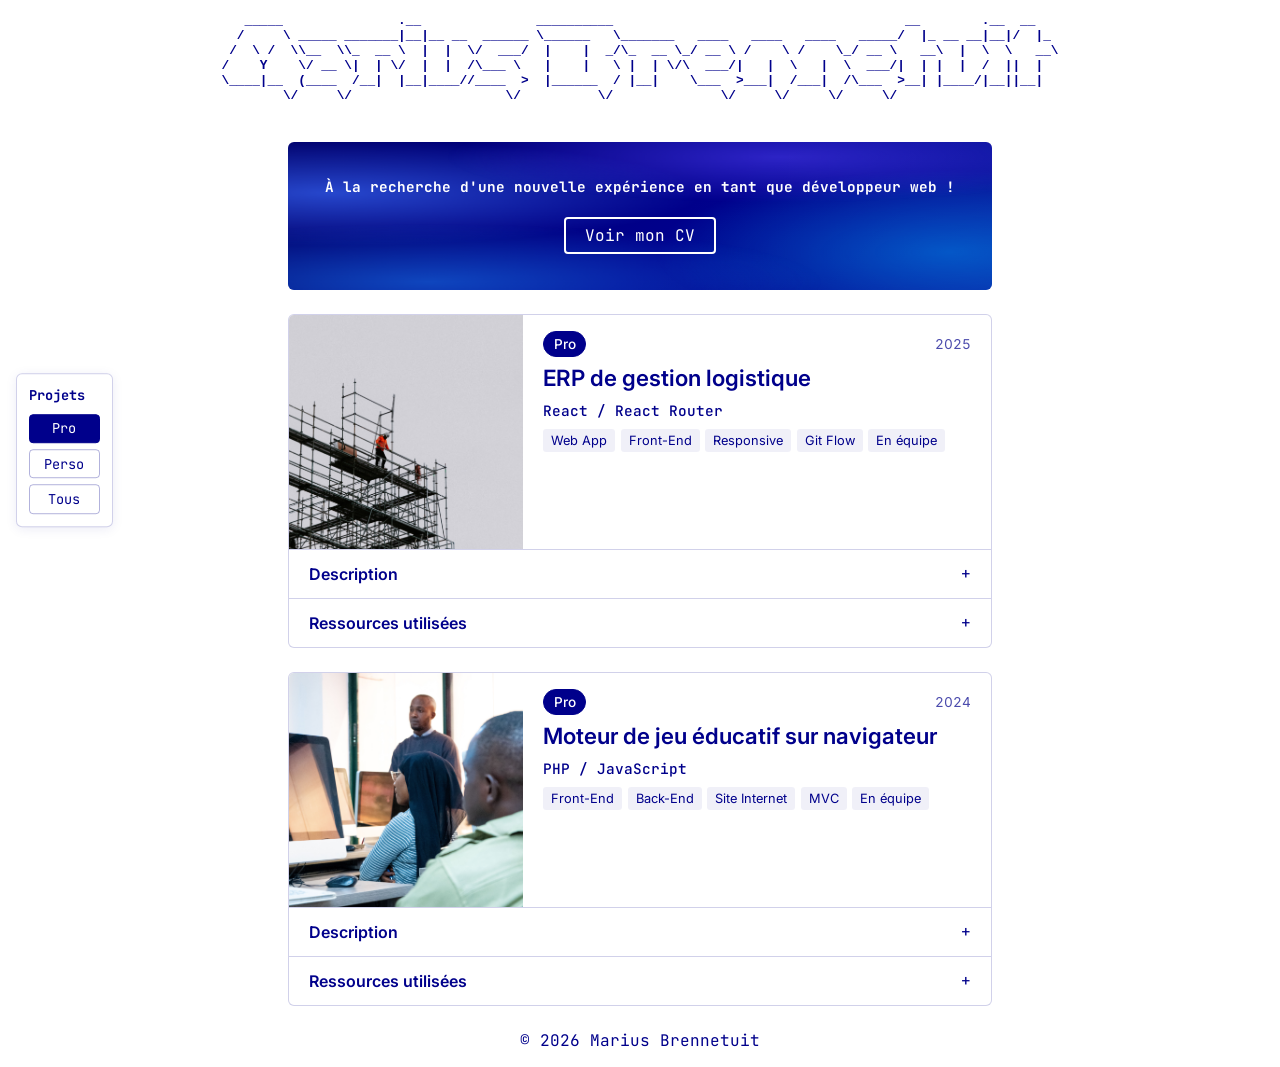
<file: index.html>
<!DOCTYPE html>
<html lang="fr">
  <head>
    <meta charset="UTF-8">
    <meta name="viewport" content="width=device-width, initial-scale=1.0">
    <title>Marius Brennetuit - Développeur Web</title>
    <meta name="description" content="Portfolio de Marius Brennetuit, développeur web">
    <link rel="preconnect" href="https://fonts.googleapis.com">
    <link rel="preconnect" href="https://fonts.gstatic.com" crossorigin>
    <link href="https://fonts.googleapis.com/css2?family=Fraunces:ital,opsz,wght@0,9..144,400;0,9..144,600;1,9..144,500&family=Inter:wght@400;500;600&family=JetBrains+Mono:wght@400;500&display=swap" rel="stylesheet">
    <link rel="stylesheet" href="style/style.css">
    <link rel="stylesheet" href="style/banner.css">
    <link rel="stylesheet" href="style/projectcard.css">
    <link rel="stylesheet" href="style/filters.css">
    <script type="module" src="script.js"></script>
  </head>
  <body>
    <aside class="filters" aria-label="Filtrer les projets">
      <p class="filters__title" id="filters-title">Projets</p>
      <div class="filters__options" id="project-filters" role="radiogroup" aria-labelledby="filters-title">
          <label class="filters__option"><input type="radio" name="category" value="pro" checked>Pro</label>
          <label class="filters__option"><input type="radio" name="category" value="perso">Perso</label>
          <label class="filters__option"><input type="radio" name="category" value="all">Tous</label>
      </div>
    </aside>
    <main>
      <section>
        <pre class="ascii-art">
   _____               .__               __________                                      __        .__  __   
  /     \ _____ _______|__|__ __  ______ \______   \_______   ____   ____   ____   _____/  |_ __ __|__|/  |_ 
 /  \ /  \\__  \\_  __ \  |  |  \/  ___/  |    |  _/\_  __ \_/ __ \ /    \ /    \_/ __ \   __\  |  \  \   __\
/    Y    \/ __ \|  | \/  |  |  /\___ \   |    |   \ |  | \/\  ___/|   |  \   |  \  ___/|  | |  |  /  ||  |  
\____|__  (____  /__|  |__|____//____  >  |______  / |__|    \___  >___|  /___|  /\___  >__| |____/|__||__|  
        \/     \/                    \/          \/              \/     \/     \/     \/                     
        </pre>

         <div class="banner">
          <h1>À la recherche d'une nouvelle expérience en tant que développeur web !</h1>
          <a class="banner__link" href="documents/CV_M.Brennetuit.pdf" target="_blank" rel="noopener">Voir mon CV</a>
        </div>
      </section>

      <div id="projects-list">
        <!-- Génération des project cards via le script.js -->
      </div>

      <footer class="footer">
        <p>© 2026 Marius Brennetuit</p>
      </footer>

    </main>

    <script src="script.js"></script>
  </body>
</html>
</file>
<file: style/style.css>
:root {
  --font-mono: "JetBrains Mono", ui-monospace, Menlo, Consolas, monospace;
  --content-width: 44rem;
}

*, *::before, *::after {
  box-sizing: border-box;
}

main {
  background-color: white;
  color: darkblue;
  text-align: center;
}

body {
  font-family: var(--font-mono);
}

.ascii-art {
  font-size: 0.8rem;
  white-space: pre;
  font-weight: bold;
  width: fit-content;
  max-width: 100%;
  margin-inline: auto;
  overflow-x: auto;
  text-align: left;
}

@media (prefers-reduced-motion: no-preference) {
  .project-card__details::details-content {
    block-size: 0;
    overflow: hidden;
    transition: block-size 0.25s ease, content-visibility 0.25s allow-discrete;
  }
  .project-card__details[open]::details-content {
    block-size: auto;
  }
  @supports (interpolate-size: allow-keywords) {
    :root { interpolate-size: allow-keywords; }
  }
}

@media (max-width: 480px) {
  .project-card__info { padding: 0.75rem; gap: 0.35rem; }
  .project-card__title { font-size: 1.1rem; }
  .project-card__keywords li { font-size: 0.75rem; }
  .project-card__details summary,
  .project-card__content { padding-left: 0.75rem; padding-right: 0.75rem; }
}
</file>
<file: style/banner.css>
.banner {
  position: relative;
  isolation: isolate;
  overflow: hidden;
  max-width: var(--content-width);
  margin: 1.5rem auto;
  padding: 2.25rem 1.5rem;
  color: white;
  background: linear-gradient(135deg, #00006b, darkblue 55%, #0a1a9e);
  border-radius: 6px;
}

.banner::before,
.banner::after {
  content: "";
  position: absolute;
  inset: -50%;
  z-index: -1;
  will-change: transform;
}

.banner::before {
  background:
    radial-gradient(ellipse 38% 26% at 28% 42%, rgb(60 110 255 / 0.65), transparent 70%),
    radial-gradient(ellipse 30% 40% at 72% 62%, rgb(0 170 255 / 0.45), transparent 70%);
  animation: banner-flow-a 11s ease-in-out infinite alternate;
}

.banner::after {
  background:
    radial-gradient(ellipse 34% 22% at 60% 30%, rgb(90 70 255 / 0.50), transparent 70%),
    radial-gradient(ellipse 40% 28% at 35% 72%, rgb(30 140 255 / 0.50), transparent 70%);
  animation: banner-flow-b 15s ease-in-out infinite alternate;
}

@keyframes banner-flow-a {
  from { transform: translate(-12%, -8%) rotate(0deg)   scale(1); }
  to   { transform: translate( 12%,  9%) rotate(50deg)  scale(1.25); }
}

@keyframes banner-flow-b {
  from { transform: translate( 11%,  9%) rotate(0deg)   scale(1.15); }
  to   { transform: translate(-11%, -9%) rotate(-45deg) scale(0.9); }
}

@media (prefers-reduced-motion: reduce) {
  .banner::before,
  .banner::after {
    animation: none;
  }
}

.banner h1 {
  margin: 0 0 1.25rem;
  font-size: clamp(1.1rem, 2.5vw, 1.4rem);
  line-height: 1.3;
  font-size: 0.9rem;
}

.banner__link {
  display: inline-block;
  padding: 0.4rem 1.2rem;
  color: white;
  background: transparent;
  border: 2px solid white;
  border-radius: 4px;
  text-decoration: none;
  transition: background-color 0.2s ease, color 0.2s ease;
}

.banner__link:hover {
  background: rgba(255, 255, 255, 0.259);
}

.banner__link:focus-visible {
  outline: 2px solid white;
  outline-offset: 3px;
}
</file>
<file: style/projectcard.css>
.project-card {
  --card-ink: darkblue;
  --card-bg: #fff;
  --card-line: color-mix(in srgb, var(--card-ink) 18%, transparent);
  --card-soft: color-mix(in srgb, var(--card-ink) 6%, transparent);
  --card-radius: 6px;

  display: grid;
  grid-template-columns: calc(100% / 3) 1fr;
  max-width: var(--content-width);
  overflow: hidden;
  color: var(--card-ink);
  background: var(--card-bg);
  border: 1px solid var(--card-line);
  border-radius: var(--card-radius);
  font-family: "Inter", system-ui, sans-serif;
  line-height: 1.5;
  margin: 1.5rem auto;
  text-align: left;
}

.project-card__media {
  align-self: start;
  aspect-ratio: 1 / 1;
  background: var(--card-soft);
}

.project-card__media img {
  display: block;
  width: 100%;
  height: 100%;
  object-fit: cover;
}

.project-card__info {
  display: flex;
  flex-direction: column;
  gap: 0.5rem;
  min-width: 0;
  padding: 1rem 1.25rem;
}

.project-card__meta {
  display: flex;
  flex-wrap: wrap;
  align-items: center;
  gap: 0.5rem;
  font-size: 0.85rem;
}

.project-card__title {
  margin: 0;
  font-family: "Inter", system-ui, sans-serif;
  font-size: 1.4rem;
  font-weight: 600;
  line-height: 1.2;
}

.project-card__category {
  padding: 0.1rem 0.6rem;
  border: 1px solid currentColor;
  border-radius: 999px;
  font-weight: 500;
}

.project-card__category[data-category="pro"] {
  color: var(--card-bg);
  background: var(--card-ink);
  border-color: var(--card-ink);
}

.project-card__year {
  margin-left: auto;
  font-variant-numeric: tabular-nums;
  opacity: 0.7;
}

.project-card__tech {
  margin: 0;
  font-family: "JetBrains Mono", ui-monospace, monospace;
  font-size: 0.9rem;
  font-weight: 500;
}

.project-card__keywords {
  display: flex;
  flex-wrap: wrap;
  gap: 0.35rem;
  margin: 0;
  padding: 0;
  list-style: none;
}

.project-card__keywords li {
  padding: 0.1rem 0.5rem;
  background: var(--card-soft);
  border-radius: 3px;
  font-size: 0.8rem;
}

.project-card__details {
  grid-column: 1 / -1;
  border-top: 1px solid var(--card-line);
}

.project-card__details summary {
  display: flex;
  align-items: center;
  justify-content: space-between;
  padding: 0.75rem 1.25rem;
  font-weight: 600;
  cursor: pointer;
  list-style: none;
}

.project-card__details summary::-webkit-details-marker {
  display: none;
}

.project-card__details summary::after {
  content: "+";
  font-family: "JetBrains Mono", ui-monospace, monospace;
  font-weight: 400;
}

.project-card__details[open] summary::after {
  content: "−";
}

.project-card__details summary:hover {
  background: var(--card-soft);
}

.project-card__details summary:focus-visible {
  outline: 2px solid var(--card-ink);
  outline-offset: -2px;
}

.project-card__content {
  padding: 1rem 1.25rem 1rem;
}

.project-card__content > :first-child { margin-top: 0; }
.project-card__content > :last-child  { margin-bottom: 0; }

.project-card__content ul {
  padding-left: 1.2rem;
}

.project-card__content a {
  color: inherit;
}

.project-card__content .project-card__resources {
  display: flex;
  flex-wrap: wrap;
  gap: 0.4rem;
  margin: 0;
  padding: 0;
  list-style: none;
}

.project-card__resources li {
  min-width: 0;
  max-width: 100%;
}

.project-card__content .project-card__resource {
  display: block;
  max-width: 100%;
  padding: 0.2rem 0.7rem;
  color: var(--card-bg);
  background: var(--card-ink);
  border-radius: 4px;
  font-size: 0.85rem;
  line-height: 1.4;
  overflow-wrap: anywhere;
  text-decoration: none;
}

.project-card__content a.project-card__resource {
  transition: opacity 0.15s ease;
}

.project-card__content a.project-card__resource:hover {
  opacity: 0.8;
}

.project-card__content a.project-card__resource:focus-visible {
  outline: 2px solid var(--card-ink);
  outline-offset: 2px;
}
</file>
<file: style/filters.css>
.filters {
  position: fixed;
  top: 50%;
  left: 1rem;
  transform: translateY(-50%);
  z-index: 10;
  display: flex;
  flex-direction: column;
  gap: 0.6rem;
  padding: 0.75rem;
  color: darkblue;
  background: white;
  border: 1px solid color-mix(in srgb, darkblue 18%, transparent);
  border-radius: 6px;
  box-shadow: 0 2px 12px rgb(0 0 139 / 0.08);
  font-size: 0.85rem;
}

.filters__title {
  margin: 0;
  font-weight: 700;
}

.filters__options {
  display: flex;
  flex-direction: column;
  gap: 0.35rem;
}

.filters__option {
  position: relative;
  padding: 0.3rem 0.9rem;
  text-align: center;
  cursor: pointer;
  border: 1px solid color-mix(in srgb, darkblue 30%, transparent);
  border-radius: 4px;
  transition: background-color 0.15s ease, color 0.15s ease;
}

.filters__option input {
  position: absolute;
  inset: 0;
  margin: 0;
  opacity: 0;
  cursor: pointer;
}

.filters__option:hover {
  background: color-mix(in srgb, darkblue 8%, transparent);
}

.filters__option:has(input:checked) {
  color: white;
  background: darkblue;
  border-color: darkblue;
}

.filters__option:has(input:focus-visible) {
  outline: 2px solid darkblue;
  outline-offset: 2px;
}

.projects-empty {
  max-width: var(--content-width);
  margin: 1.5rem auto;
}

@media (max-width: 1000px) {
  .filters {
    top: auto;
    right: 0;
    bottom: 0;
    left: 0;
    flex-direction: row;
    align-items: center;
    justify-content: center;
    transform: none;
    padding: 0.6rem 1rem;
    border-width: 1px 0 0;
    border-radius: 0;
  }

  .filters__options {
    flex-direction: row;
  }

  main {
    padding-bottom: 4.5rem;
  }
}
</file>
